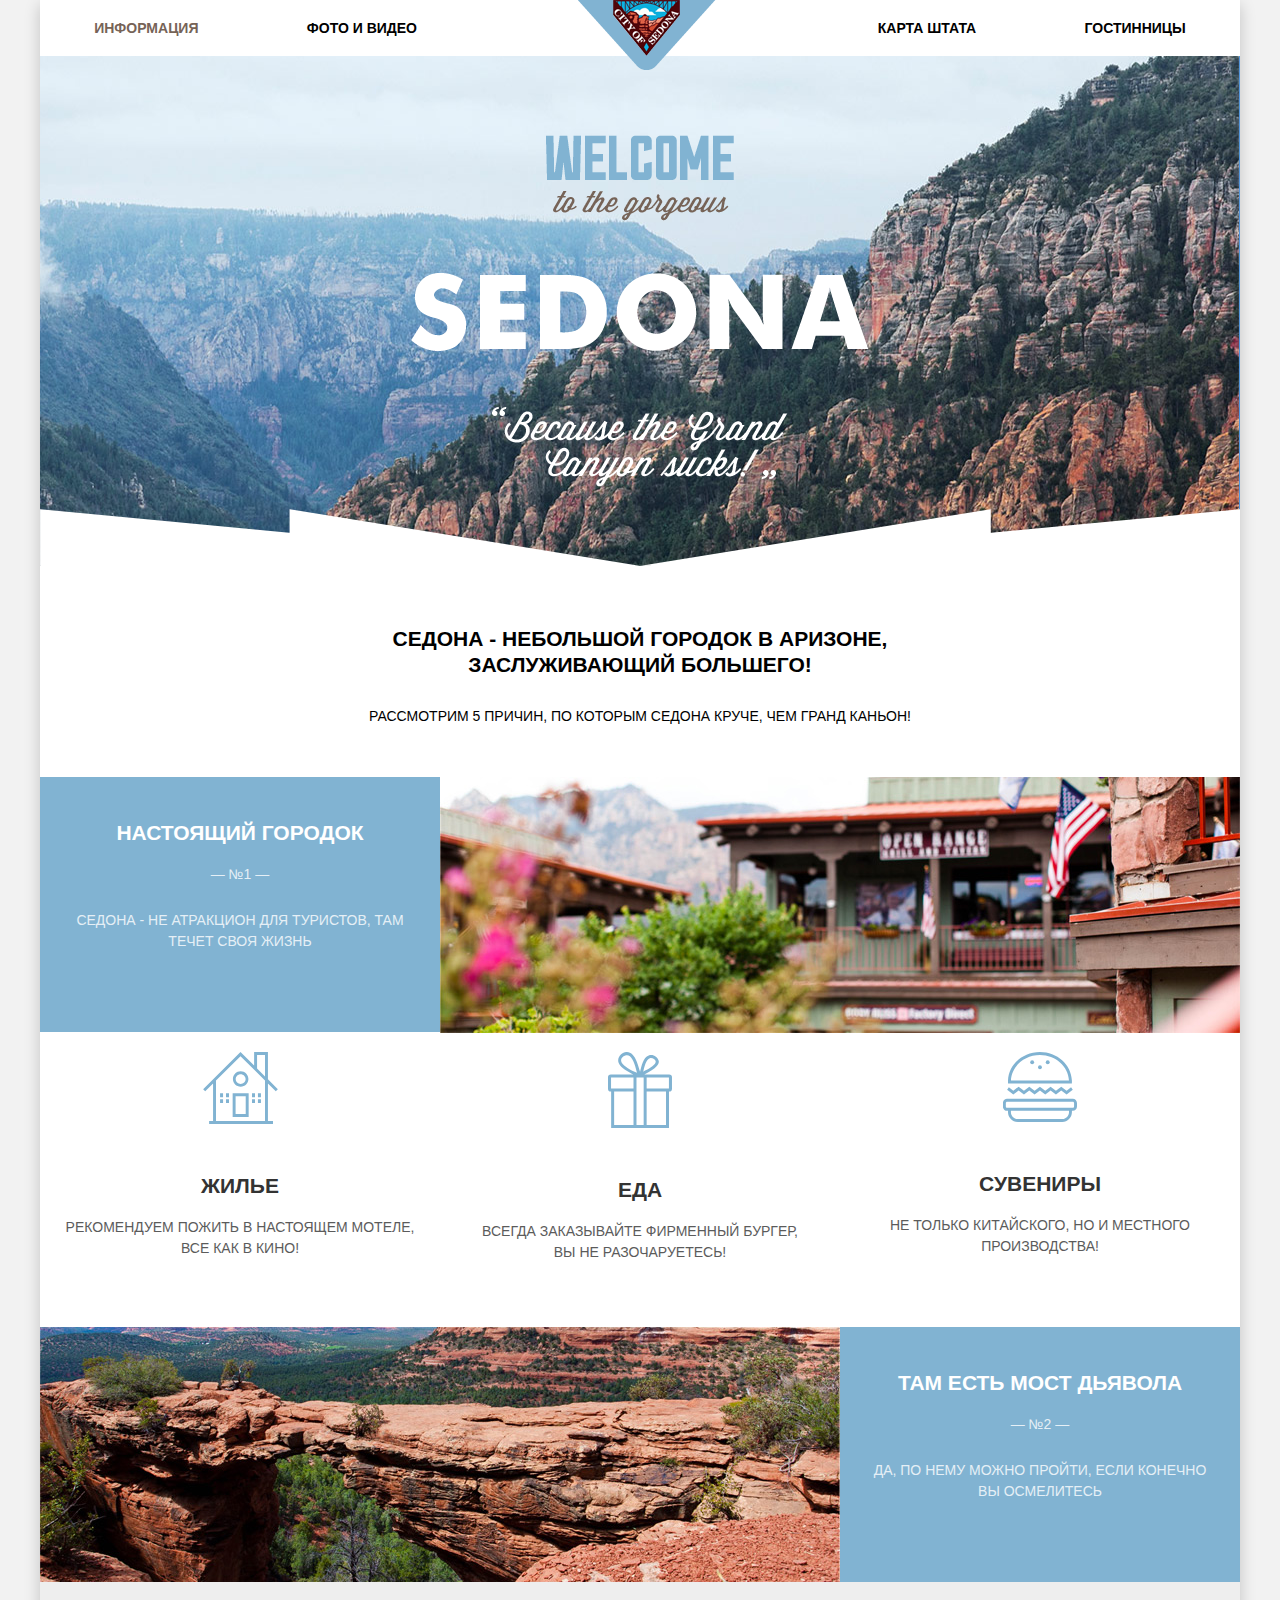
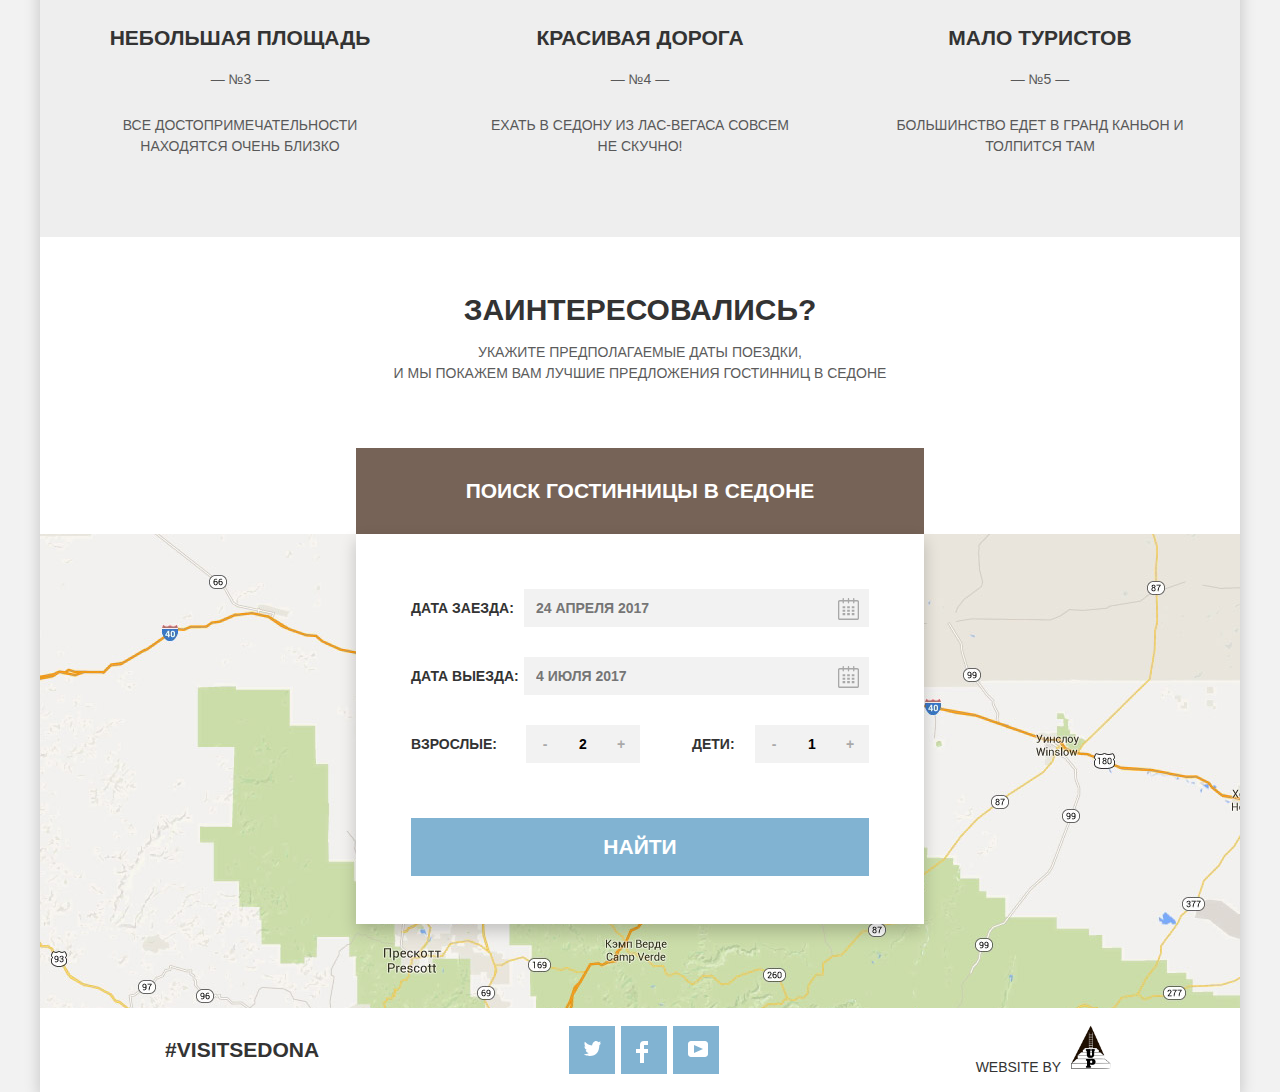
<file: index.html>
<!DOCTYPE html>
<html lang="en">

<head>
    <meta charset="UTF-8">
    <meta name="viewport" content="width=device-width, initial-scale=1.0">
    <meta http-equiv="X-UA-Compatible" content="ie=edge">
    <title>Sedona</title>
    <link href="https://fonts.googleapis.com/css?family=PT+Sans:400,700&amp;subset=cyrillic" rel="stylesheet">
    <link rel="stylesheet" href="css/normalize.css">
    <link rel="stylesheet" href="css/style.css">
</head>

<body>
    <div class="container shadow">
        <header class="main-header">
            <nav class="main-navigation">
                <div class="main-navigation-wrapper">
                    <ul class="site-navigation">
                        <li class="function active"><a href="info.html">Информация</a></li>
                        <li class="function"><a href="gallery.html">Фото и видео</a></li>
                        <li> <a class="main-header-logo" href="index.html"><img src="img/logo.png"
                                    alt="Sedona logothype"></a></li>
                        <li class="function"><a href="map.html">Карта штата</a></li>
                        <li class="function"><a href="hotels.html">Гостинницы</a></li>
                    </ul>
                </div>
            </nav>
        </header>
        <main>
            <h1 class="visually-hidden">Добро пожаловать в Седону!</h1>
            <div class="intro"> </div>
            <section class="intro-city">
                <h2 class="intro-heading">Седона - небольшой городок в Аризоне,<br> заслуживающий большего!</h2>
                <p class="intro-info">Рассмотрим 5 причин, по которым Седона круче, чем Гранд каньон!</p>
            </section>
            <section class="reasons">
                <h2 class="visually-hidden">Преимущества</h2>
                <ul class="reasons-of-sedona">
                    <li class="reason-item blue-reason">
                        <h3 class="reason">Настоящий городок</h2>
                            <p class="description">
                                <span class="reason-number">— №1 —</span>
                                Седона - не атракцион для туристов, там <br>течет своя жизнь
                            </p>
                    </li>
                    <li class="reason-photo"><img src="img/reason-1.jpg" alt=""></li>
                    <li>
                        <ul class="more-reasons">
                            <li class="reason-item">
                                <img src="img/icon-1.svg" alt="house">
                                <h3 class="reason">Жилье</h3>
                                <p class="description">Рекомендуем пожить в настоящем мотеле,<br> все как в кино!</p>
                            </li>
                            <li class="reason-item">
                                <img src="img/icon-2.svg" alt="food">
                                <h3 class="reason">Еда</h3>
                                <p class="description">Всегда заказывайте фирменный бургер,<br> Вы не разочаруетесь!</p>
                            </li>
                            <li class="reason-item">
                                <img src="img/icon-3.svg" alt="souvenir">
                                <h3 class="reason">Сувениры</h3>
                                <p class="description">Не только китайского, но и местного производства!</p>
                            </li>
                        </ul>
                    </li>
                    <li class="reason-photo"><img src="img/reason-2.jpg" alt=""></li>
                    <li class="reason-item blue-reason">
                        <h3 class="reason">Там есть мост Дьявола</h3>
                        <p class="description"><span class="reason-number">— №2 —</span>
                            Да, по нему можно пройти, если конечно<br> вы осмелитесь</p>
                    </li>
                    <div class="grey-wrap">
                        <li class="reason-item">
                            <h3 class="reason">Небольшая площадь</h3>
                            <p class="description">
                                <span class="reason-number">— №3 —</span>
                                Все достопримечательности<br> находятся очень близко</p>
                        </li>
                        <li class="reason-item">
                            <h3 class="reason">Красивая дорога</h3>
                            <p class="description">
                                <span class="reason-number">— №4 —</span>
                                Ехать в Седону из Лас-Вегаса совсем<br> не скучно!</p>
                        </li>
                        <li class="reason-item">
                            <h3 class="reason">Мало туристов</h3>

                            <p class="description">
                                <span class="reason-number">— №5 —</span>
                                Большинство едет в Гранд Каньон и <br> толпится там</p>
                        </li>
                    </div>
                </ul>
            </section>
            <section class="booking">
                <h2 class="interested">Заинтересовались?</h2>
                <p class="description">Укажите предполагаемые даты поездки,<br> и мы покажем вам лучшие предложения
                    гостинниц
                    в Седоне</p>
                <button type="button" class="search-hotels">Поиск гостинницы в Седоне</button>
            </section>
            <div class="map">
                <section class="modal-search">
                    <form action="action.php" class="search-form" method="POST">
                        <div class="fields"><label for="date-from">Дата заезда:</label>
                            <input type="text" id="date-from" name="date-from" placeholder="24 апреля 2017" >
                            <span class="fields-after"></span></div>
                        <div class="fields"><label for="date-to">Дата выезда:</label>
                            <input type="text" id="date-to" name="date-to" placeholder="4 июля 2017"><span
                                class="fields-after"></span></div>
                        <div class="search-wrapper">
                            <label for="adults">Взрослые:</label>
                            <div class="adult">
                                <button type="button" class="btn">-<span
                                        class="visually-hidden">Уменшить</span></button>
                                <input type="text" name="adults" id="adults" value="2">
                                <button type="button" class="btn">+<span
                                        class="visually-hidden">Увеличить</span></button>
                            </div>
                        </div>
                        <div class="search-wrapper">
                            <label for="kids">Дети: </label>
                            <div class="kids">
                                <button type="button" class="btn">-<span
                                        class="visually-hidden">Уменшить</span></button>
                                <input type="text" name="kids" id="kids" value="1">
                                <button type="button" class="btn">+<span
                                        class="visually-hidden">Увеличить</span></button>
                            </div>
                        </div>
                        <button type="submit" class="button">Найти</button>
                    </form>
                </section>
            </div>
        </main>
        <footer class="main-footer">
            <div class="container">
                <span class="tag">#VisitSedona</span>
                <ul class="social">
                    <li><a href="#" class="social-buttons visually-hidden">Twitter</a> <img src="img/twitter.svg"
                            alt="Twitter"></li>
                    <li><a href="#" class="social-buttons visually-hidden">Facebook</a><img src="img/fb-icon.svg"
                            alt="Facebook"></li>
                    <li><a href="#" class="social-buttons visually-hidden">Youtube</a><img src="img/youtube.svg"
                            alt="Youtube"></li>
                </ul>
                <p class="footer-copyright">Website by <a href="#"><img src="img/dev-logo.jpg" alt="My logo"
                            width="50px" height="50px"></a></p>
            </div>
        </footer>
    </div>
    <script src="js/popup.js"></script>
</body>

</html>
</file>
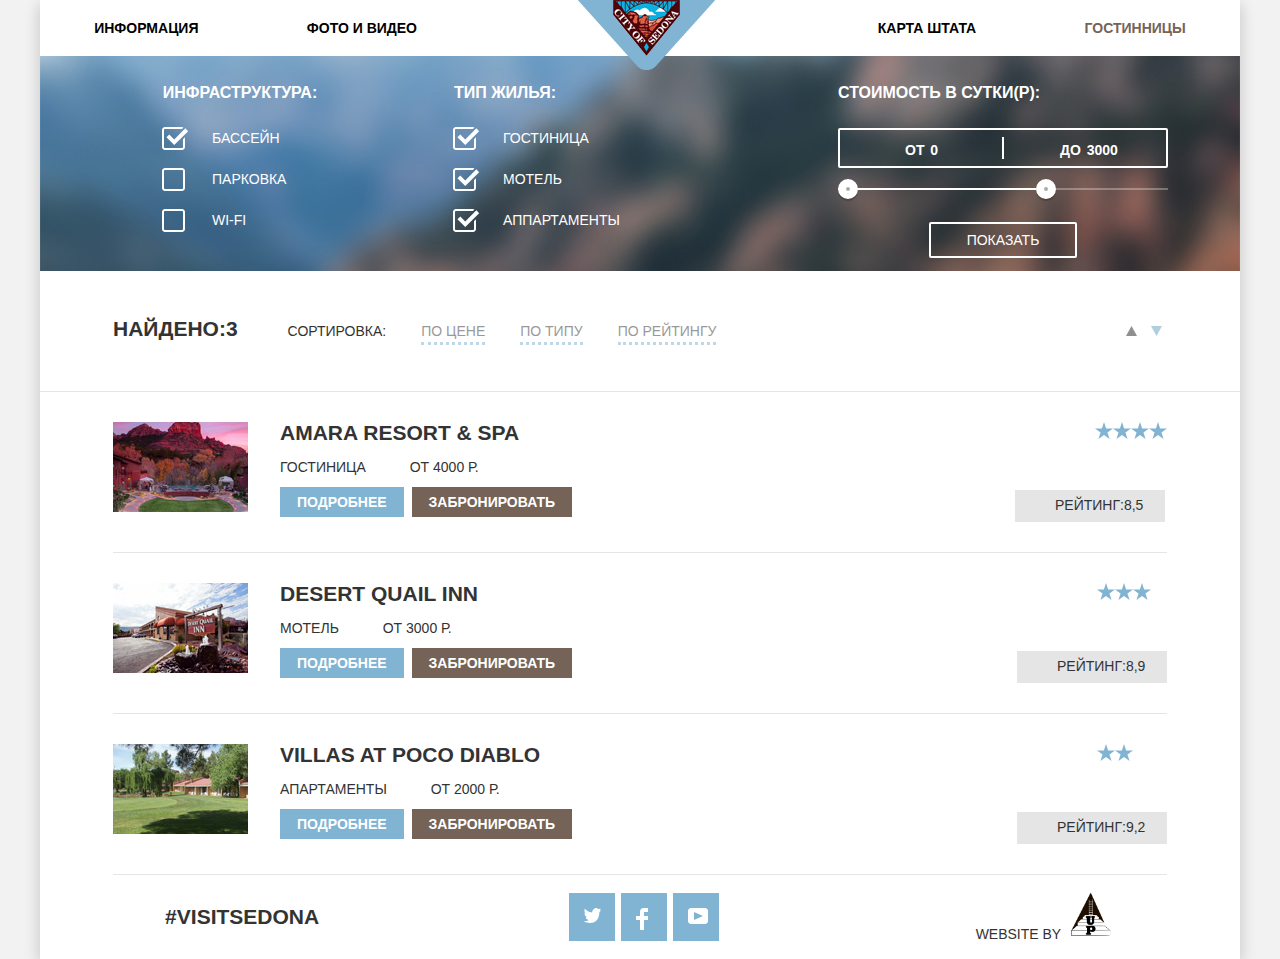
<file: hotels.html>
<!DOCTYPE html>
<html lang="en">

<head>
    <meta charset="UTF-8">
    <meta name="viewport" content="width=device-width, initial-scale=1.0">
    <meta http-equiv="X-UA-Compatible" content="ie=edge">
    <title>Hotels</title>
    <link href="https://fonts.googleapis.com/css?family=PT+Sans:400,700&amp;subset=cyrillic" rel="stylesheet">
    <link rel="stylesheet" href="css/normalize.css">
    <link rel="stylesheet" href="css/style.css">
</head>

<body>
    <div class="container shadow">
        <header class="main-header">
            <nav class="main-navigation">
                <div class="main-navigation-wrapper">
                    <ul class="site-navigation">
                        <li class="function "><a href="info.html">Информация</a></li>
                        <li class="function"><a href="gallery.html">Фото и видео</a></li>
                        <li> <a class="main-header-logo" href="index.html"><img src="img/logo.png"
                                    alt="Sedona logothype"></a></li>
                        <li class="function"><a href="map.html">Карта штата</a></li>
                        <li class="function active"><a href="hotels.html">Гостинницы</a></li>
                    </ul>
                </div>
            </nav>
        </header>
        <main>
            <h1 class="visually-hidden">Поиск отеля</h1>
            <section class="choose">
                <form action="action.php" method="POST" class="filter">
                    <div class="infrastructure">
                        <h2>Инфраструктура:</h2>
                        <ul class="filters">
                            <li class="filter-option "><label class="info-checkbox"><input type="checkbox" class="filter-input visually-hidden" id="pool" name="pool"
                                    checked> <span class="checkbox-indicator"></span>
                                Бассейн</label></li>
                            <li class="filter-option"><label class="info-checkbox"><input type="checkbox" class="filter-input visually-hidden" id="parking"
                                    name="parking"> <span class="checkbox-indicator"></span>
                                Парковка</label></li>
                            <li class="filter-option"><label class="info-checkbox"><input type="checkbox" class="filter-input visually-hidden" name="wi-fi"
                                    id="wi-fi"> <span class="checkbox-indicator"></span>
                               Wi-Fi</label></li>
                        </ul>
                    </div>
                    <div class="live">
                        <h2>Тип жилья:</h2>
                        <ul class="filterz">
                            <li class="filter-option">
                                    <label class="info-checkbox">
                                <input type="checkbox" class="filter-input visually-hidden" name="hotel" id="hotel" checked> <span class="checkbox-indicator"></span>
                               Гостиница</label>
                            </li>
                            <li class="filter-option">
                                    <label class="info-checkbox">
                                <input type="checkbox" class="filter-input visually-hidden"  name="motel" id="motel" checked> <span class="checkbox-indicator"></span>
                                Мотель</label>
                            </li>
                            <li class="filter-option">
                                    <label class="info-checkbox">
                                <input type="checkbox" class="filter-input visually-hidden"  name="appartments" id="appartments" checked> <span class="checkbox-indicator"></span>
                                Аппартаменты</label>
                            </li>
                        </ul>
                    </div>
                    <div class="filter-range">
                        <h2 class="filter-range-title">Стоимость в сутки(р):</h2>
                        <div class="price-controls">
                         <label class="min-price">от
                             <input type="text" name="min-price" value="0">
                         </label>
                         <label class="max-price">до <input type="text" name="max-price" value="3000"></label>
                        </div>
                        <div class="range-control">
                         <div class="scale">
                             <div class="bar"></div>
                             <div class="range-toggle range-toggle-min"></div>
                             <div class="range-toggle range-toggle-max"></div>
                         </div>
                        </div>
                        <button class="btn-transparent" type=submit>Показать</button>
                    </div>
                </form>
            </section>
            <section class="sorts">
                <h2 class="found">Найдено:3</h2>
                <ul class="sort">
                    <li>Сортировка:</li>
                    <li class="sort-option">По цене</li>
                    <li class="sort-option">По типу</li>
                    <li class="sort-option">По рейтингу</li>
                </ul>
                <div class="sorting">
                    <a href="#" class="sort-btn"><svg xmlns="http://www.w3.org/2000/svg" width="11" height="10" viewBox="0 0 11 10"><path fill="#231F20" d="M5.5 0L0 10h11z"/></svg></a>
                    <a href="#"  class="sort-btn active"><svg xmlns="http://www.w3.org/2000/svg" width="11" height="10" viewBox="0 0 11 10"><path fill="#231F20" d="M5.5 10L0 0h11"/></svg></a>
                </div>
             </section>   
             <section class="hotels">
                <ul class="hotel-list">
                    <li class="hotel-review">
                        <img src="img/hotel.jpg" width="135" height="90" alt="hotel">
                        <div class="text-info">
                        <h2 class="hotel-name">Amara Resort & SPA</h2>
                        <p class="hotel-info">
                            Гостиница <span class="price">от 4000 Р.</span>
                            </p>
                            <a href="#" class="butn details">Подробнее</a>
                            <a href="#" class="butn brone">Забронировать</a>
                        
                    </div>
                        <div class="rate">
                            <ul class="stars-list">
                                <li class="star">
                                    <img src="img/star.svg" alt="star">
                                </li>
                                <li class="star">
                                    <img src="img/star.svg" alt="star">
                                </li>
                                <li class="star">
                                    <img src="img/star.svg" alt="star">
                                </li>
                                <li class="star">
                                    <img src="img/star.svg" alt="star">
                                </li>
                                <li class="star"></li>
                            </ul>
                            <span class="rated">Рейтинг:8,5</span>
                        </div>
                    </li>
                    <li class="hotel-review">
                        <img src="img/motel.jpg" width="135" height="90" alt="motel">
                        <div class="text-info">
                        <h2 class="hotel-name">Desert Quail Inn</h2>
                        <p class="hotel-info">
                            Мотель <span class="price">от 3000 Р.</span>
                        </p>
                            <a href="#" class="butn details">Подробнее</a>
                            <a href="#" class="butn brone">Забронировать</a>
                    </div>
                        <div class="rate">
                            <ul class="stars-list">
                                <li class="star"></li>
                                <li class="star"></li>
                                <li class="star">
                                    <img src="img/star.svg" alt="star">
                                </li>
                                <li class="star">
                                    <img src="img/star.svg" alt="star">
                                </li>
                                <li class="star">
                                    <img src="img/star.svg" alt="star">
                                </li>
                            </ul>
                            <span class="rated">Рейтинг:8,9</span>
                        </div>
                    </li>
                    <li class="hotel-review">
                        <img src="img/apparts.jpg" width="135" height="90" alt="appartments">
                        <div class="text-info">
                        <h2 class="hotel-name">Villas At Poco Diablo</h2>
                        <p class="hotel-info">
                            Апартаменты <span class="price">от 2000 Р.</span>
                        </p>
                            <a href="#" class="butn details">Подробнее</a>
                            <a href="#" class="butn brone">Забронировать</a>
                        
                    </div>
                        <div class="rate">
                            <ul class="stars-list">
                                <li class="star"></li>
                                <li class="star"></li>
                                <li class="star"></li>
                                <li class="star">
                                    <img src="img/star.svg" alt="star">
                                </li>
                                <li class="star">
                                    <img src="img/star.svg" alt="star">
                                </li>
                            </ul>
                            <span class="rated">Рейтинг:9,2</span>
                        </div>
                    </li>
                </ul>
            </section>
        </main>
        <footer class="main-footer">
            <div class="container">
                <span class="tag">#VisitSedona</span>
                <ul class="social">
                    <li><a href="#" class="social-buttons visually-hidden">Twitter</a> <img src="img/twitter.svg"
                            alt="Twitter"></li>
                    <li><a href="#" class="social-buttons visually-hidden">Facebook</a><img src="img/fb-icon.svg"
                            alt="Facebook"></li>
                    <li><a href="#" class="social-buttons visually-hidden">Youtube</a><img src="img/youtube.svg"
                            alt="Youtube"></li>
                </ul>
                <p class="footer-copyright">Website by <a href="#"><img src="img/dev-logo.jpg" alt="My logo"
                            width="50px" height="50px"></a></p>
            </div>
        </footer>
    </div>
</body>

</html>
</file>
<file: css/style.css>
body {
    margin: 0;
    padding: 0;

    font-family: "PT Sans Narrow", Arial, sans-serif;
    font-size: 14px;
    line-height: 21px;
    font-weight: 700;
    text-transform: uppercase;
    color:#333333;

    background-color: #f2f2f2;
}

.visually-hidden {
    position: absolute;
    clip:rect(0 0 0 0);
    width:1px;
    height: 1px;
    margin:-1px;
}

a {
    text-decoration: none;
}

.container {
    background-color: #fff;
    width:1200px;
    margin:0 auto;
    padding:0;
}

.shadow {
    box-shadow: 0 5px 15px 0 rgba(0,1,1,0.2);
}

.main-navigation {
    font-size:14px;
    line-height: 21px;
    color:#000;
}

.site-navigation a {
    color:#000;
}

.site-navigation a:hover,
.site-navigation a:focus {
    color:#81b3d2;
}

.active a {
    color: #766357;
  }

.intro {
    min-height: 510px;
    background: url(../img/desktop-bg-triangle.png) 50% 100% no-repeat,
    url(../img/text-sedona.png) 50% 50% no-repeat,
    url(../img/desktop-bg-back.jpg) 0 20% no-repeat;
    background-color: #5496db;
    margin-bottom: 60px;
}

.intro-city {
    color:#000;
    text-align: center;
    margin-bottom: 50px;
}

.intro-heading  {
    font-size: 21px;
    line-height: 26px;
    margin:0 auto 28px;
}

.intro-info {
    font-size: 14px;
    line-height: 21px;
    font-weight: 400;
}

.blue-reason {
    color:#fff;
    background-color: #81b3d2;
}

.reason-item {
    width:400px;
    height:255px;
    text-align: center;
    margin:0;
}

.reason-photo {
    max-height: 255px;
}

.reason {
    padding-top:45px;
    font-size: 21px;
    line-height: 21px;
    margin-top:0;
}

.description {
    font-size: 14px;
    font-weight: 400;
    opacity: 0.8;
}

.reason-number {
    display:block;
    padding-bottom: 25px;
}

.booking {
    text-align: center; 
    min-height:290px;
}

.interested {
    font-size: 30px;
    line-height: 36px;
    font-weight: 700;
    margin: 0;
    padding-top: 55px;
}

.modal {
    width:568px;
    height:482px;
}

.search-hotels {
    padding:30px 0;
    font-size: 21px;
    line-height: 26px;
    color:#fff;
    text-align: center;
    width:568px;
    height: 86px;
    background-color: #766357;
    border:0;
    text-transform: uppercase;
    margin-top:50px;
    font-weight: 700;
    cursor: pointer;
}

.search-hotels:hover,
.search-hotels:focus {
    background-color: #604e43;
}

.button {
    color:#fff;
    background-color: #81b3d2;
    border:0;
    font-size: 21px;
    line-height: 26px;
    font-weight: 700;
    width:458px;
    height: 58px;
    text-transform: uppercase;
    margin:55px 0;
    cursor: pointer;
}

.button:hover,
.button:focus {
    background-color:#669ec0;
}

.map {
    background: #cacaca url(../img/map.jpg) no-repeat;
    min-height:474px;
    position: relative;
}

.tag {
    font-size: 21px;
    line-height: 26px;
    font-weight: 700;
}

.social li:hover,
.social li:focus {
    background-color: #669ec0;
    cursor: pointer;
}

.footer-copyright {
    font-weight: 400; 
}
/* сеточные стили*/

.main-navigation {
    max-height: 56px;
}

.main-header-logo {
    width: 138px;
    height: 70px;
    padding:0 53px;
}

.main-navigation-wrapper {
    width:100%;
}

.site-navigation {
    width:1200px;
    margin:0;
    padding: 0;
    list-style:none;
    display: flex;
    flex-direction: row;
    justify-content: space-around;
    align-items: center;
    min-height: 56px;
}
 
.function {
    padding-bottom: 20px;
}

.reasons-of-sedona {
    margin:0 auto;
    padding: 0;
    display:flex;
    flex-wrap: wrap;
    list-style:none;
}

.more-reasons {
    margin:0 auto;
    padding: 20px 0;
    display:flex;
    list-style:none;
}

.grey-wrap {
    display:flex;
    background-color: #eeeeee;
    margin-top: 0;
}

.main-footer .container {
    display: flex;
    align-items: center;
    justify-content: space-around;
}

.social {
    display:flex;
    padding:0;
}

.social li img {
margin:15px;
}

.social li {
    width:46px;
    height:48px;
    background-color: #81b3d2;
    display:inline-block;
    margin-right:6px;
}

.booking {
    display:flex;
    flex-direction: column;
   align-items:center;
}

.modal-search {
    position: absolute;
    left:316px;
    width:568px;
    height:390px;
    box-sizing: border-box;
    padding:55px;
 
    text-align: center;
    font-size: 14px;
    line-height: 26px;
    font-weight: 700;

    box-shadow:0 7px 15px 0 rgba(0,1,1,0.2);
    background-color: #fff;

    animation-name: bounce;
    animation-duration: 0.6s;
}

.fields {
    position: relative;
    margin-bottom: 30px;
    text-align:right;
}

.modal-search label {
    line-height: 38px;
    float:left;
}

.search-form input {
    padding:6px 0;
    box-sizing: border-box;
    background-color: #f2f2f2;    
    line-height: 26px;
    border:0;
   font-weight: 700;
   text-transform: uppercase;
}

.search-form input[name="date-to"],
.search-form input[name="date-from"] {
    padding-left:12px;
    width:345px;
}
.search-form input:hover {
    background-color: #ebebeb;
} 

.search-form input:focus {
    background-color: #fff;
}

.fields-after {
    position: absolute;
    top:9px;
    right:10px;
    opacity:0.3;
    width:21px;
    height:22px;
    background-color:transparent;
    background-image: url(../img/calendar.svg);
}

.fields-after:hover {
    opacity:1;
}

.search-wrapper {
    float:left;
    box-sizing: border-box;
    width: 50%;
}

.search-wrapper div {
    float: right;
}

.search-wrapper label[for="kids"] {
    margin-left: 52px;
}

.search-wrapper input {
    float:left;
    text-align: center;
    width:38px;
    height: 38px;
}

.btn {
    width:38px;
    height:38px;
    float: left;
    
    font-weight: 700;
    color: #a9a9a9;

    border:none;
    background-color: #f2f2f2;
}

.btn:hover,
.btn:focus {
    color:#000;
}

/*hotels style*/

.choose {
    box-sizing: border-box;
    min-height: 215px;
    background:#5d7284 url(../img/filter\ bg.jpg) 50% center no-repeat;
}

.filter {
    width:1056px;
    padding:0 72px;
    padding-top: 26px;
    padding-bottom: 7px;
    display:flex;
    flex-wrap: wrap;
}

.filter .infrastructure{
    width:256px;
    
    font-size: 14px;
    line-height: 21px;
    color:#fff;
   font-weight: 400;
    text-align: center;
}

.filter .live {
    width:274px;

    font-size: 14px;
    line-height: 21px;
    color:#fff;
    font-weight: 400;
    text-align: center;
}

.filter-option {
    margin-bottom: 20px;
}

.filter h2 {
font-weight: 700;
font-size: 16px;
padding: 0;
margin-top: 0;
margin-bottom: 25px;
}

.filters {
list-style: none;
padding-left: 50px;
text-align: left;
}

.filterz {
    list-style: none;
    padding-left: 85px;
    text-align: left;
}

.info-checkbox {
    position: relative;

    padding-left: 50px;

    cursor: pointer;
}

.info-checkbox input[type="checkbox"] + 
.checkbox-indicator {
    position: absolute;
    top: -26px;
    left: 0;

    width: 23px;
    height: 23px;
    margin:23px 18px 23px 0;
   background: url(/img/checkbox-off.svg) center no-repeat;
}

.info-checkbox input[type="checkbox"]:checked + .checkbox-indicator{
    position: absolute;

    top:-26px;
    left: 0;

    width: 27px;
    height: 23px;
   
    background: url(/img/checkbox-on.svg) center no-repeat;
}

.filter-range {
    width:330px;
    color:#fff;
    margin-left: auto;
}

.filter-range-title {
    margin-bottom: 9px;
    font-weight: 600;
    font-size: 16px;
    line-height: 21px;
}

.price-controls {
    position: relative;
    height: 36px;
    margin-bottom: 20px;

    font-size: 0;
 
    border: 2px solid #fff;
    border-radius: 2px;
}

.price-controls label {
    display: inline-block;

    font-size: 14px;
    line-height: 38px;
    vertical-align: top;

    cursor: pointer;
}

.price-controls .min-price,
.price-controls .max-price {
    width: 90px;
    padding-left: 65px;
}

.price-controls input {
    width:50px;
    margin: 0;

    color: inherit;
    font:inherit;

    background: none;
    border:none;
    outline:none;
}

.range-control {
    position: relative;
    margin-bottom: 32px;
}

.range-control .scale {
    height: 2px;
    background: rgba(255,255,255, 0.3);
}

.range-control .bar {
   
    width:60%;
    height: 2px;
    background: #fff;
}

.range-toggle {
    position: absolute;
    top:-9px;

    width:4px;
    height: 4px;

    background: #ababab;
    border:8px solid #fff;
    border-radius: 50%;
    box-shadow: 0 2px 1px 0 rgba(0,1,1,0.2);
   cursor: pointer;
}

.range-toggle-min {
    left:0;
}

.range-toggle-max {
    left:60%;
}

.range-toggle:hover {
    background: #1c4f80;
}

.price-controls:after {
    content: "";
    position: absolute;
    top:50%;
    left:50%;

    width:2px;
    height: 22px;
    background: #fff;
    transform: translate(-50%,-50%);
}

.btn-transparent {
    display: block;
    margin: 0 auto;
    padding: 6px 36px;

    font-size: 14px;
    line-height: 20px;
    color:#fff;
    text-transform: uppercase;

    background: transparent;
    border:2px solid #fff;
    border-radius: 2px;
    outline:none;
    cursor: pointer;
}

.modal-show {
    display:none;
}

.sorts {
   
    display:flex;
    flex-wrap: wrap;
    padding:30px 73px;

    max-width: 1200px;
    height: 60px;

    border-bottom:1px solid #e5e5e5;
}

.sort {
    display: flex;
    flex-wrap: wrap;

    padding-left: 30px;
    margin:20px;

    list-style: none;

    font-weight: 400;
}

.sort-option {
 margin-left: 35px;
 opacity:0.5;
 border-bottom:3px dotted #81b3d2;
}

.sort-option:hover,
.sort-option:focus {
    color:#81b3d2;
    opacity:1;
    border:0;
}

.sorting {
    max-height:50px;
    max-width: 80px;

    margin-left: auto;
    margin-top: 20px;
}

.sort-btn {
    padding: 5px;
    opacity:0.5;
}

.sort-btn:hover,
.sort-btn:focus {
    opacity: 1;
}

.active path {
    fill:#669ec0;
}

.hotel-list {
    max-width:1200px;
    padding:0 73px;
    margin: 0;
}

.hotel-review {
    height: 130px;
    display:flex;
    flex-wrap: wrap;
    border-bottom:1px solid #e5e5e5;
    margin-top: 30px;
}

.stars-list {
    display:flex;
    list-style: none;
    padding-left: 80px;
}

.rate {
    margin-left: auto;
}

.rated {
    margin-top: 45px;
    padding-left:40px;
    display: block;
    text-align: bottom;
    width: 110px;
    height: 27px;
    background: #e5e5e5;
    font-weight: 400;
    font-size: 14px;
    line-height: 21px;
    padding-top: 5px;
}

.hotel-name {
    margin: 0 0 13px 0;
}

.hotel-info {
    max-width:365px;
}

.text-info {
    width:365px;
    margin: 0;
    padding: 0;
    margin-left: 32px;

    font-weight: 400;
    font-size: 14px;
}

.price {
  padding-left: 40px;
}

.butn {
    font-size: 14px;
    line-height: 21px;
    font-weight: 700;
    padding: 7px 17px;
    color:#fff;
}

.details {
    background-color:#81b3d2;
}

.brone {
    background-color: #766357;
    margin-left: 4px;
}

.brone:hover,
.brone:focus {
   background-color: #604e43;
}

.details:hover,
.details:focus {
    background-color: #669ec0;
}

/*animations*/

@keyframes bounce {
0% {transform: translateX(-2900px);}
70% {transform: translateX(30px);}
90% {transform: translateX(-10px);}
100% {transform: translateX(0);}
}
</file>
